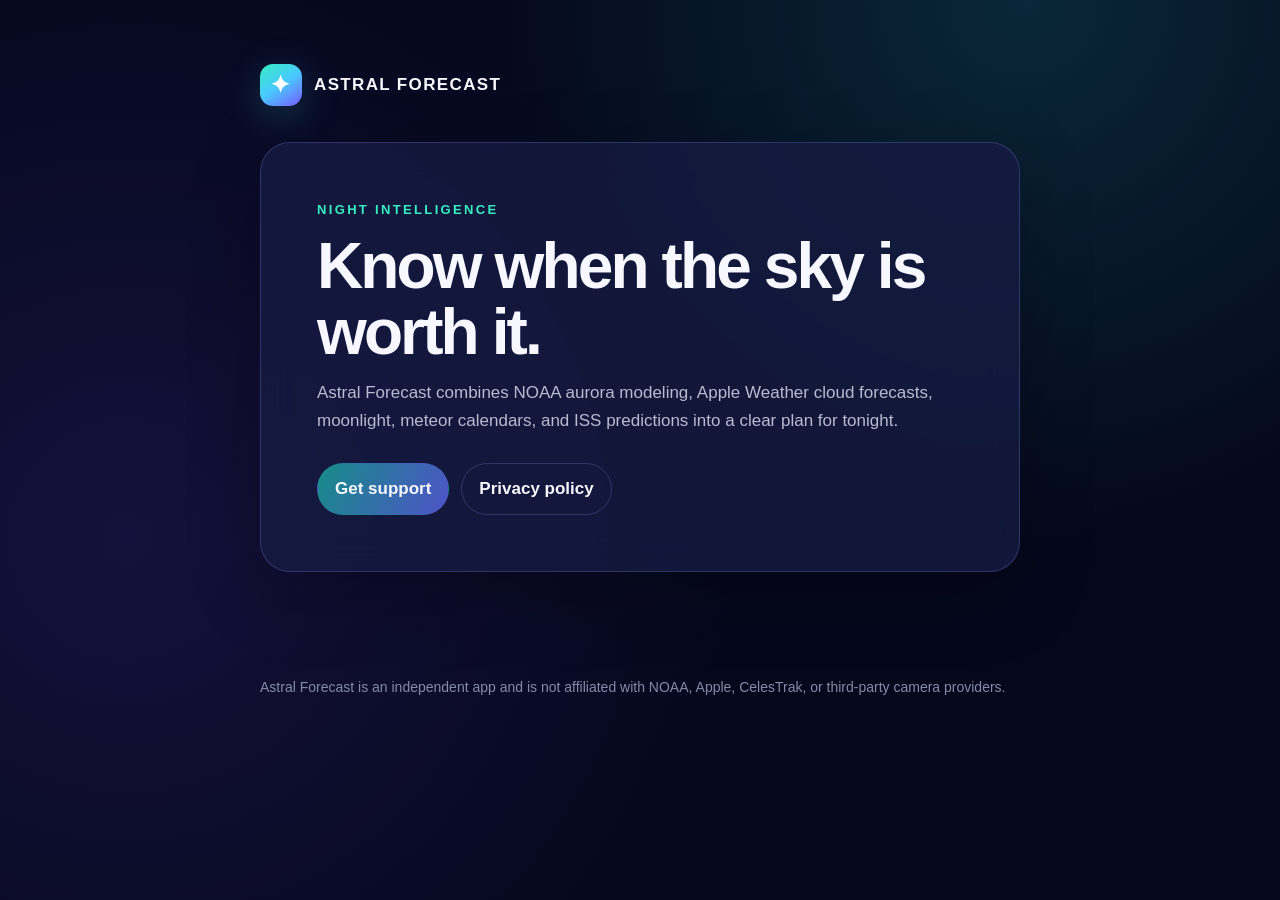
<file: index.html>
<!doctype html>
<html lang="en">
<head>
  <meta charset="utf-8">
  <meta name="viewport" content="width=device-width, initial-scale=1">
  <meta name="description" content="Official support and privacy information for Astral Forecast.">
  <title>Astral Forecast</title>
  <link rel="stylesheet" href="styles.css">
</head>
<body>
  <header class="wrap"><a class="brand" href="index.html"><span class="mark" aria-hidden="true">✦</span> ASTRAL FORECAST</a></header>
  <main class="wrap">
    <section class="hero">
      <div class="eyebrow">Night intelligence</div>
      <h1>Know when the sky is worth it.</h1>
      <p>Astral Forecast combines NOAA aurora modeling, Apple Weather cloud forecasts, moonlight, meteor calendars, and ISS predictions into a clear plan for tonight.</p>
      <div class="actions">
        <a class="button primary" href="support.html">Get support</a>
        <a class="button" href="privacy.html">Privacy policy</a>
      </div>
    </section>
  </main>
  <footer class="wrap">Astral Forecast is an independent app and is not affiliated with NOAA, Apple, CelesTrak, or third-party camera providers.</footer>
</body>
</html>
</file>
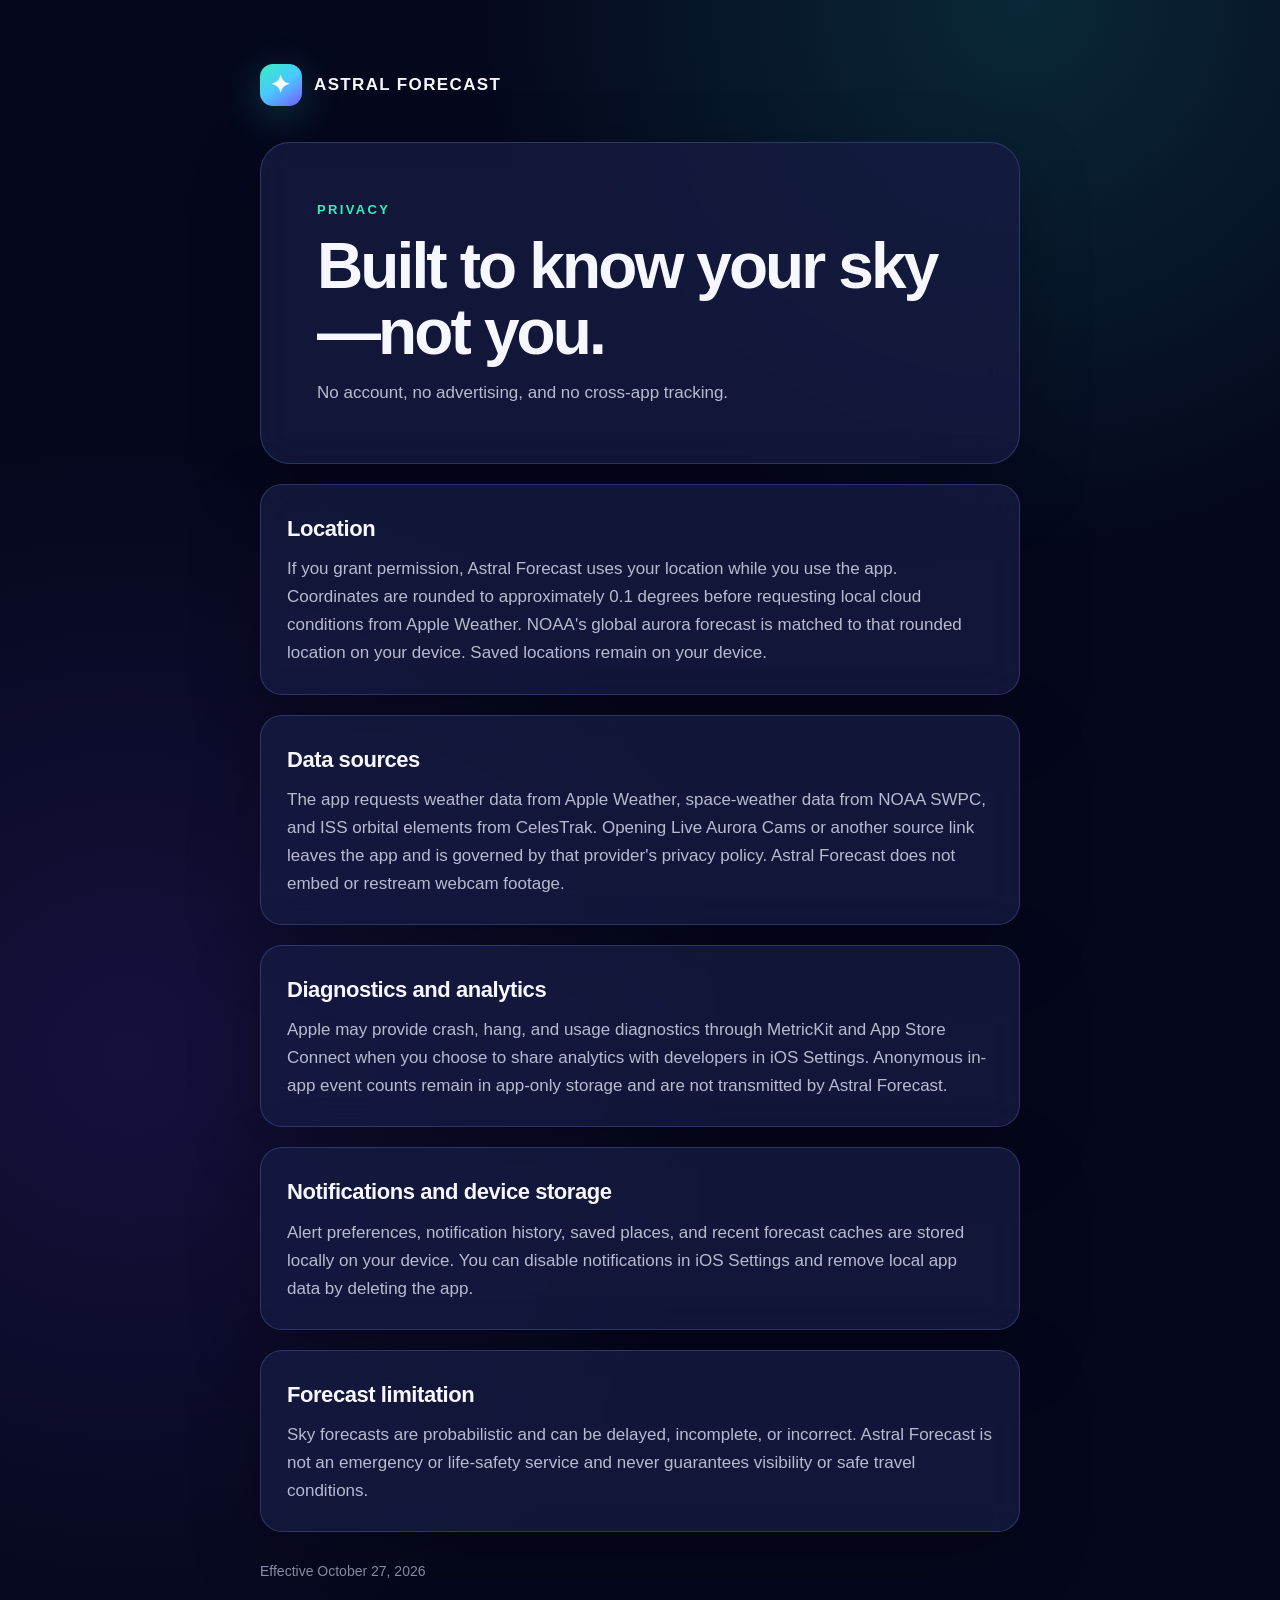
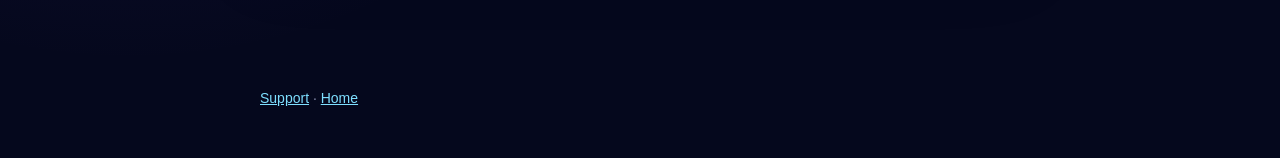
<file: privacy.html>
<!doctype html>
<html lang="en">
<head>
  <meta charset="utf-8">
  <meta name="viewport" content="width=device-width, initial-scale=1">
  <meta name="description" content="Privacy Policy for Astral Forecast.">
  <title>Privacy Policy — Astral Forecast</title>
  <link rel="stylesheet" href="styles.css">
</head>
<body>
  <header class="wrap"><a class="brand" href="index.html"><span class="mark" aria-hidden="true">✦</span> ASTRAL FORECAST</a></header>
  <main class="wrap">
    <section class="hero"><div class="eyebrow">Privacy</div><h1>Built to know your sky—not you.</h1><p>No account, no advertising, and no cross-app tracking.</p></section>
    <section class="card"><h2>Location</h2><p>If you grant permission, Astral Forecast uses your location while you use the app. Coordinates are rounded to approximately 0.1 degrees before requesting local cloud conditions from Apple Weather. NOAA's global aurora forecast is matched to that rounded location on your device. Saved locations remain on your device.</p></section>
    <section class="card"><h2>Data sources</h2><p>The app requests weather data from Apple Weather, space-weather data from NOAA SWPC, and ISS orbital elements from CelesTrak. Opening Live Aurora Cams or another source link leaves the app and is governed by that provider's privacy policy. Astral Forecast does not embed or restream webcam footage.</p></section>
    <section class="card"><h2>Diagnostics and analytics</h2><p>Apple may provide crash, hang, and usage diagnostics through MetricKit and App Store Connect when you choose to share analytics with developers in iOS Settings. Anonymous in-app event counts remain in app-only storage and are not transmitted by Astral Forecast.</p></section>
    <section class="card"><h2>Notifications and device storage</h2><p>Alert preferences, notification history, saved places, and recent forecast caches are stored locally on your device. You can disable notifications in iOS Settings and remove local app data by deleting the app.</p></section>
    <section class="card"><h2>Forecast limitation</h2><p>Sky forecasts are probabilistic and can be delayed, incomplete, or incorrect. Astral Forecast is not an emergency or life-safety service and never guarantees visibility or safe travel conditions.</p></section>
    <p class="meta">Effective October 27, 2026</p>
  </main>
  <footer class="wrap"><a href="support.html">Support</a> · <a href="index.html">Home</a></footer>
</body>
</html>
</file>
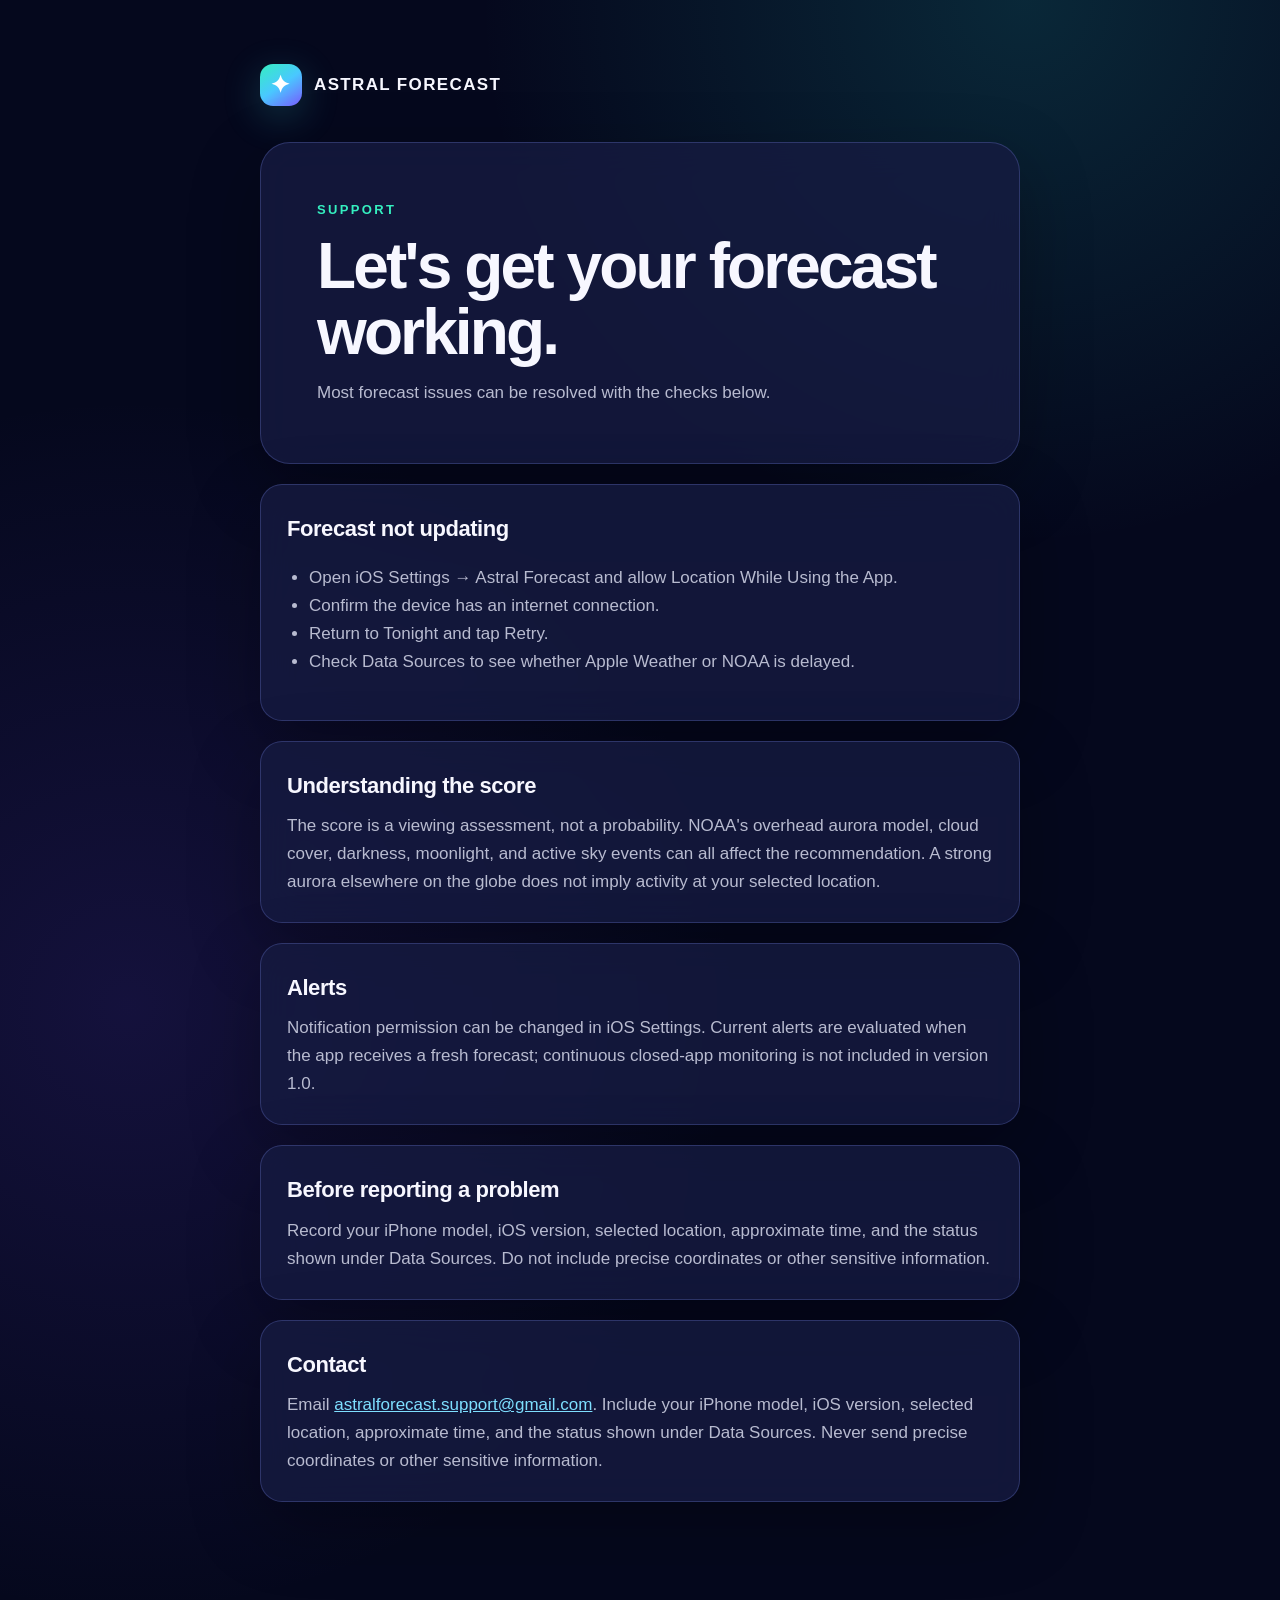
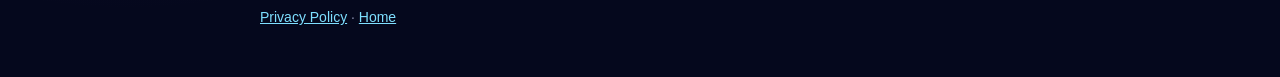
<file: support.html>
<!doctype html>
<html lang="en">
<head>
  <meta charset="utf-8">
  <meta name="viewport" content="width=device-width, initial-scale=1">
  <meta name="description" content="Help and troubleshooting for Astral Forecast.">
  <title>Support — Astral Forecast</title>
  <link rel="stylesheet" href="styles.css">
</head>
<body>
  <header class="wrap"><a class="brand" href="index.html"><span class="mark" aria-hidden="true">✦</span> ASTRAL FORECAST</a></header>
  <main class="wrap">
    <section class="hero"><div class="eyebrow">Support</div><h1>Let's get your forecast working.</h1><p>Most forecast issues can be resolved with the checks below.</p></section>
    <section class="card"><h2>Forecast not updating</h2><ul><li>Open iOS Settings → Astral Forecast and allow Location While Using the App.</li><li>Confirm the device has an internet connection.</li><li>Return to Tonight and tap Retry.</li><li>Check Data Sources to see whether Apple Weather or NOAA is delayed.</li></ul></section>
    <section class="card"><h2>Understanding the score</h2><p>The score is a viewing assessment, not a probability. NOAA's overhead aurora model, cloud cover, darkness, moonlight, and active sky events can all affect the recommendation. A strong aurora elsewhere on the globe does not imply activity at your selected location.</p></section>
    <section class="card"><h2>Alerts</h2><p>Notification permission can be changed in iOS Settings. Current alerts are evaluated when the app receives a fresh forecast; continuous closed-app monitoring is not included in version 1.0.</p></section>
    <section class="card"><h2>Before reporting a problem</h2><p>Record your iPhone model, iOS version, selected location, approximate time, and the status shown under Data Sources. Do not include precise coordinates or other sensitive information.</p></section>
    <section class="card"><h2>Contact</h2><p>Email <a href="mailto:astralforecast.support@gmail.com?subject=Astral%20Forecast%20Support">astralforecast.support@gmail.com</a>. Include your iPhone model, iOS version, selected location, approximate time, and the status shown under Data Sources. Never send precise coordinates or other sensitive information.</p></section>
  </main>
  <footer class="wrap"><a href="privacy.html">Privacy Policy</a> · <a href="index.html">Home</a></footer>
</body>
</html>
</file>
<file: styles.css>
:root {
  color-scheme: dark;
  --ink: #f7f7ff;
  --muted: #b8bbd0;
  --panel: rgba(22, 27, 66, 0.78);
  --line: rgba(135, 151, 255, 0.24);
  --mint: #35efc0;
  --blue: #49c8ff;
  --violet: #795cff;
}

* { box-sizing: border-box; }

body {
  margin: 0;
  min-height: 100vh;
  color: var(--ink);
  background:
    radial-gradient(circle at 80% 0%, rgba(28, 177, 173, 0.19), transparent 34rem),
    radial-gradient(circle at 10% 60%, rgba(96, 63, 214, 0.17), transparent 38rem),
    #05081d;
  font: 17px/1.65 -apple-system, BlinkMacSystemFont, "SF Pro Text", Inter, sans-serif;
}

.wrap { width: min(760px, calc(100% - 40px)); margin: 0 auto; }

header { padding: 64px 0 36px; }

.brand {
  display: inline-flex;
  align-items: center;
  gap: 12px;
  color: var(--ink);
  text-decoration: none;
  font-weight: 720;
  letter-spacing: .08em;
}

.mark {
  display: grid;
  place-items: center;
  width: 42px;
  height: 42px;
  border-radius: 13px;
  background: linear-gradient(145deg, var(--mint), var(--blue) 50%, var(--violet));
  box-shadow: 0 10px 38px rgba(62, 213, 215, .23);
  color: #fff;
  font-size: 24px;
}

main { padding-bottom: 80px; }

.hero, .card {
  border: 1px solid var(--line);
  background: var(--panel);
  box-shadow: 0 24px 70px rgba(0, 0, 0, .28);
  backdrop-filter: blur(18px);
}

.hero { padding: clamp(28px, 7vw, 56px); border-radius: 30px; }
.card { margin-top: 20px; padding: 26px; border-radius: 22px; }

h1 { margin: 0 0 14px; font-size: clamp(38px, 8vw, 64px); line-height: 1.02; letter-spacing: -.045em; }
h2 { margin: 0 0 8px; font-size: 22px; letter-spacing: -.02em; }
p, li { color: var(--muted); }
p { margin: 8px 0 0; }
ul { padding-left: 22px; }

.eyebrow { margin-bottom: 14px; color: var(--mint); font-size: 13px; font-weight: 750; letter-spacing: .18em; text-transform: uppercase; }
.actions { display: flex; flex-wrap: wrap; gap: 12px; margin-top: 28px; }
.button { padding: 11px 17px; border: 1px solid var(--line); border-radius: 999px; color: var(--ink); text-decoration: none; font-weight: 650; }
.button.primary { border-color: transparent; background: linear-gradient(120deg, #168c88, #4f53c8); }
.meta { margin-top: 28px; font-size: 14px; color: #9196b4; }
a { color: #7edfff; }
footer { padding: 24px 0 48px; color: #858aa8; font-size: 14px; }

@media (prefers-reduced-motion: no-preference) {
  .mark { animation: breathe 5s ease-in-out infinite; }
  @keyframes breathe { 50% { box-shadow: 0 12px 48px rgba(83, 231, 211, .36); } }
}
</file>
